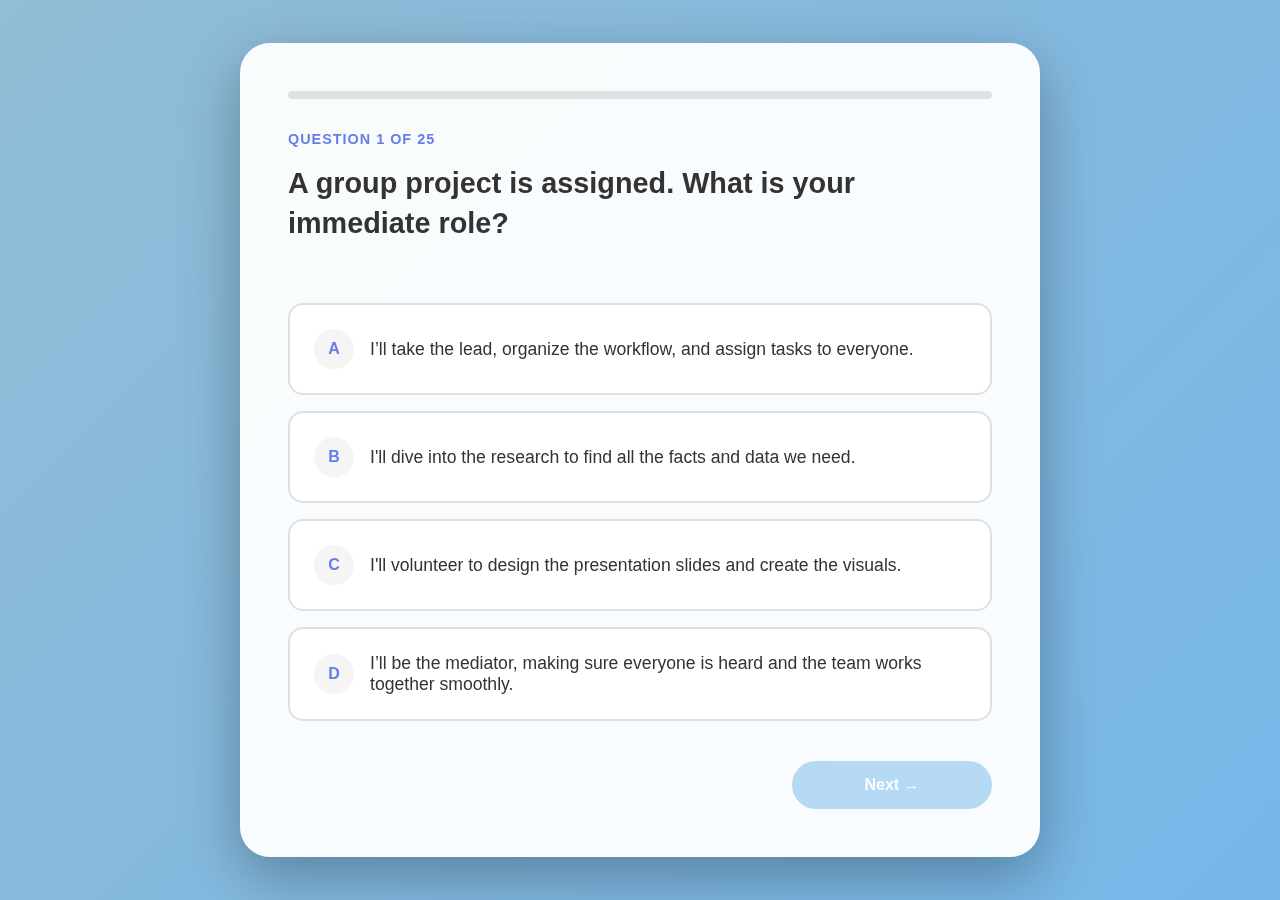
<file: docs/quiz.html>
<!DOCTYPE html>
<html lang="en">
<head>
    <meta charset="UTF-8">
    <meta name="viewport" content="width=device-width, initial-scale=1.0">
    <title>Find My Major - Quiz</title>
    <link rel="stylesheet" href="css/quiz.css">
</head>
<body>
    <div class="quiz-container" id="quizContainer">
        
        <div id="quiz-content">
            <div class="progress-bar">
                <div class="progress-fill" id="progressBar"></div>
            </div>

            <div class="question-number" id="questionNumber"></div>
            <h2 class="question" id="questionText"></h2>
            <div class="answers" id="answersContainer"></div>
        </div>

        <div id="results-container">
            <h2 id="result-title">Your Top Personality Type is:</h2>
            <p id="result-code"></p>
            <h3>Recommended Top 3 Majors:</h3>
            <ul id="majors-list"></ul>
            <button class="nav-button btn-next btn-restart" onclick="restartQuiz()">Restart Quiz</button>
        </div>

        <div class="navigation" id="navigationContainer">
            <button class="nav-button btn-next" id="nextButton" onclick="nextQuestion()" disabled>Next →</button>
        </div>
    </div>

    <div class="modal-overlay" id="resourceModal" onclick="handleModalClick(event)">
        <div class="modal-content">
            <button class="close-modal" onclick="closeModal()">×</button>
            <div class="modal-header">
                <h2 class="modal-title" id="modalTitle">Major Name</h2>
            </div>
            <p class="modal-desc" id="modalDesc">Description goes here.</p>
            <h4>Recommended Resources:</h4>
            <br>
            <ul class="resource-links" id="modalResources"></ul>
        </div>
    </div>

    <script src="js/quiz-questions.js"></script>
    <script src="js/quiz.js"></script>
    <script src="js/quiz-data.js"></script>
</body>
</html>
</file>
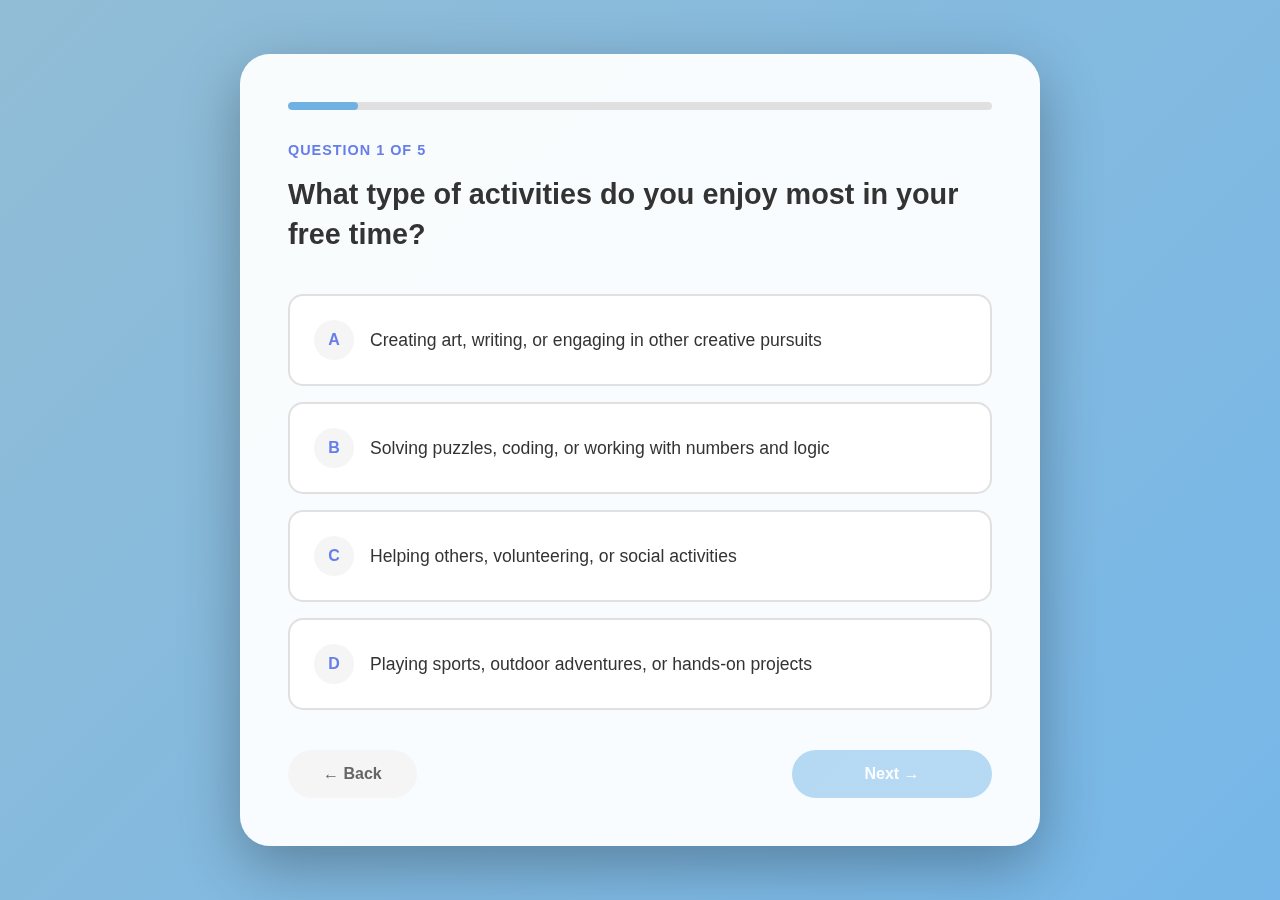
<file: src/questions.html>
<!DOCTYPE html>
<html lang="en">
<head>
    <meta charset="UTF-8">
    <meta name="viewport" content="width=device-width, initial-scale=1.0">
    <title>Find My Major - Quiz</title>
    <style>
        * {
            margin: 0;
            padding: 0;
            box-sizing: border-box;
        }

        body {
            font-family: 'Segoe UI', Tahoma, Geneva, Verdana, sans-serif;
            background: linear-gradient(135deg, rgba(118, 172, 203, 0.8) 0%, rgba(84, 165, 227, 0.8) 100%);
            min-height: 100vh;
            display: flex;
            align-items: center;
            justify-content: center;
            padding: 20px;
        }

        .quiz-container {
            background: rgba(255, 255, 255, 0.95);
            backdrop-filter: blur(10px);
            border-radius: 30px;
            padding: 3rem;
            max-width: 800px;
            width: 100%;
            box-shadow: 0 20px 60px rgba(0, 0, 0, 0.3);
            animation: slideIn 0.6s ease-out;
        }

        @keyframes slideIn {
            from {
                opacity: 0;
                transform: translateY(30px);
            }
            to {
                opacity: 1;
                transform: translateY(0);
            }
        }

        .progress-bar {
            width: 100%;
            height: 8px;
            background: #e0e0e0;
            border-radius: 10px;
            margin-bottom: 2rem;
            overflow: hidden;
        }

        .progress-fill {
            height: 100%;
            background: linear-gradient(90deg, rgba(118, 172, 203, 0.8) 0%, rgba(84, 165, 227, 0.8) 0%);
            border-radius: 10px;
            width: 10%;
            transition: width 0.5s ease;
        }

        .question-number {
            color: #667eea;
            font-weight: 600;
            font-size: 0.9rem;
            margin-bottom: 1rem;
            text-transform: uppercase;
            letter-spacing: 1px;
        }

        .question {
            font-size: 1.8rem;
            color: #333;
            margin-bottom: 2.5rem;
            line-height: 1.4;
            font-weight: 600;
        }

        .answers {
            display: grid;
            gap: 1rem;
        }

        .answer-option {
            background: white;
            border: 2px solid #e0e0e0;
            border-radius: 15px;
            padding: 1.5rem;
            cursor: pointer;
            transition: all 0.3s ease;
            display: flex;
            align-items: center;
            gap: 1rem;
        }

        .answer-option:hover {
            border-color: #667eea;
            transform: translateX(5px);
            box-shadow: 0 5px 15px rgba(102, 126, 234, 0.2);
        }

        .answer-option.selected {
            border-color: #667eea;
            background: linear-gradient(135deg, rgba(102, 126, 234, 0.1) 0%, rgba(118, 75, 162, 0.1) 100%);
            box-shadow: 0 5px 15px rgba(102, 126, 234, 0.2);
        }

        .answer-letter {
            width: 40px;
            height: 40px;
            border-radius: 50%;
            background: #f5f5f5;
            display: flex;
            align-items: center;
            justify-content: center;
            font-weight: 700;
            color: #667eea;
            flex-shrink: 0;
            transition: all 0.3s ease;
        }

        .answer-option.selected .answer-letter {
            background: linear-gradient(135deg, rgba(118, 172, 203, 0.8) 0%, rgba(84, 165, 227, 0.8) 0%);
            color: white;
        }

        .answer-text {
            font-size: 1.1rem;
            color: #333;
            flex: 1;
        }

        .navigation {
            display: flex;
            justify-content: space-between;
            margin-top: 2.5rem;
            gap: 1rem;
        }

        .nav-button {
            padding: 15px 35px;
            border: none;
            border-radius: 50px;
            font-size: 1rem;
            font-weight: 600;
            cursor: pointer;
            transition: all 0.3s ease;
        }

        .btn-back {
            background: #f5f5f5;
            color: #666;
        }

        .btn-back:hover {
            background: #e0e0e0;
            transform: translateY(-2px);
        }

        .btn-next {
            background: linear-gradient(135deg, rgba(118, 172, 203, 0.8) 0%, rgba(84, 165, 227, 0.8) 0%);
            color: white;
            flex: 1;
            max-width: 200px;
            margin-left: auto;
        }

        .btn-next:hover {
            transform: translateY(-2px);
            box-shadow: 0 10px 25px rgba(102, 126, 234, 0.4);
        }

        .btn-next:disabled {
            opacity: 0.5;
            cursor: not-allowed;
            transform: none;
        }

        @media (max-width: 768px) {
            .quiz-container {
                padding: 2rem;
            }

            .question {
                font-size: 1.4rem;
            }

            .answer-text {
                font-size: 1rem;
            }

            .navigation {
                flex-direction: column;
            }

            .btn-next {
                max-width: 100%;
            }
        }
    </style>
</head>
<body>
    <div class="quiz-container">
        <div class="progress-bar">
            <div class="progress-fill" id="progressBar"></div>
        </div>

        <div class="question-number" id="questionNumber">Question 1 of 5</div>
        <h2 class="question" id="questionText">What type of activities do you enjoy most in your free time?</h2>

        <div class="answers" id="answersContainer">
            <div class="answer-option" onclick="selectAnswer(this, 0)">
                <div class="answer-letter">A</div>
                <div class="answer-text">Creating art, writing, or engaging in other creative pursuits</div>
            </div>
            <div class="answer-option" onclick="selectAnswer(this, 1)">
                <div class="answer-letter">B</div>
                <div class="answer-text">Solving puzzles, coding, or working with numbers and logic</div>
            </div>
            <div class="answer-option" onclick="selectAnswer(this, 2)">
                <div class="answer-letter">C</div>
                <div class="answer-text">Helping others, volunteering, or social activities</div>
            </div>
            <div class="answer-option" onclick="selectAnswer(this, 3)">
                <div class="answer-letter">D</div>
                <div class="answer-text">Playing sports, outdoor adventures, or hands-on projects</div>
            </div>
        </div>

        <div class="navigation">
            <button class="nav-button btn-back" onclick="goBack()">← Back</button>
            <button class="nav-button btn-next" id="nextButton" onclick="nextQuestion()" disabled>Next →</button>
        </div>
    </div>

    <script>
        let selectedAnswerIndex = null;
        let currentQuestion = 1;
        const totalQuestions = 5;

        function selectAnswer(element, index) {
            document.querySelectorAll('.answer-option').forEach(option => {
                option.classList.remove('selected');
            });

            // Selection to clicked option
            element.classList.add('selected');
            selectedAnswerIndex = index;

            // Next button
            document.getElementById('nextButton').disabled = false;
        }

        function nextQuestion() {
            if (selectedAnswerIndex === null) return;

            // Animate out
            const container = document.querySelector('.quiz-container');
            container.style.opacity = '0';
            container.style.transform = 'translateY(-20px)';

            setTimeout(() => {
                currentQuestion++;
                
                const progress = (currentQuestion / totalQuestions) * 100;
                document.getElementById('progressBar').style.width = progress + '%';

                document.getElementById('questionNumber').textContent = `Question ${currentQuestion} of ${totalQuestions}`;

                document.querySelectorAll('.answer-option').forEach(option => {
                    option.classList.remove('selected');
                });
                selectedAnswerIndex = null;
                document.getElementById('nextButton').disabled = true;

                container.style.opacity = '1';
                container.style.transform = 'translateY(0)';

                if (currentQuestion > totalQuestions) {
                    currentQuestion = 1;
                    document.getElementById('progressBar').style.width = '6.67%';
                    document.getElementById('questionNumber').textContent = 'Question 1 of 5';
                }
            }, 300);
        }

        function goBack() {
            if (currentQuestion > 1) {
                currentQuestion--;
                const progress = (currentQuestion / totalQuestions) * 100;
                document.getElementById('progressBar').style.width = progress + '%';
                document.getElementById('questionNumber').textContent = `Question ${currentQuestion} of ${totalQuestions}`;
            } else {
                // Back to landing page
                window.location.href = 'index.html';
            }
        }

        // Transition for quiz container
        document.querySelector('.quiz-container').style.transition = 'opacity 0.3s ease, transform 0.3s ease';
    </script>
</body>
</html>
</file>
<file: docs/css/quiz.css>
* {
        margin: 0;
        padding: 0;
        box-sizing: border-box;
    }

    body {
        font-family: 'Segoe UI', Tahoma, Geneva, Verdana, sans-serif;
        background: linear-gradient(135deg, rgba(118, 172, 203, 0.8) 0%, rgba(84, 165, 227, 0.8) 100%);
        min-height: 100vh;
        display: flex;
        align-items: center;
        justify-content: center;
        padding: 20px;
    }

    .quiz-container {
        background: rgba(255, 255, 255, 0.95);
        backdrop-filter: blur(10px);
        border-radius: 30px;
        padding: 3rem;
        max-width: 800px;
        width: 100%;
        box-shadow: 0 20px 60px rgba(0, 0, 0, 0.3);
        animation: slideIn 0.6s ease-out;
        transition: height 0.5s ease;
        position: relative;
        z-index: 1;
        outline: none;
    }

    @keyframes slideIn {
        from { opacity: 0; transform: translateY(30px); }
        to { opacity: 1; transform: translateY(0); }
    }

    #quiz-content {
        transition: opacity 0.3s ease, transform 0.3s ease;
    }

    .progress-bar {
        width: 100%;
        height: 8px;
        background: #e0e0e0;
        border-radius: 10px;
        margin-bottom: 2rem;
        overflow: hidden;
    }

    .progress-fill {
        height: 100%;
        background: linear-gradient(90deg, rgba(118, 172, 203, 0.8) 0%, rgba(84, 165, 227, 0.8) 0%);
        border-radius: 10px;
        width: 0%;
        transition: width 0.5s ease;
    }

    .question-number {
        color: #667eea;
        font-weight: 600;
        font-size: 0.9rem;
        margin-bottom: 1rem;
        text-transform: uppercase;
        letter-spacing: 1px;
    }

    .question {
        font-size: 1.8rem;
        color: #333;
        margin-bottom: 2.5rem;
        line-height: 1.4;
        font-weight: 600;
        min-height: 100px;
    }

    .answers {
        display: grid;
        gap: 1rem;
    }

    .answer-option {
        background: white;
        border: 2px solid #e0e0e0;
        border-radius: 15px;
        padding: 1.5rem;
        cursor: pointer;
        transition: all 0.3s ease;
        display: flex;
        align-items: center;
        gap: 1rem;
    }

    .answer-option:hover, .answer-option.keyboard-focus {
        border-color: #667eea;
        transform: translateX(5px);
        box-shadow: 0 5px 15px rgba(102, 126, 234, 0.2);
    }

    .answer-option.selected {
        border-color: #667eea;
        background: linear-gradient(135deg, rgba(102, 126, 234, 0.1) 0%, rgba(118, 75, 162, 0.1) 100%);
        box-shadow: 0 5px 15px rgba(102, 126, 234, 0.2);
    }

    .answer-letter {
        width: 40px;
        height: 40px;
        border-radius: 50%;
        background: #f5f5f5;
        display: flex;
        align-items: center;
        justify-content: center;
        font-weight: 700;
        color: #667eea;
        flex-shrink: 0;
        transition: all 0.3s ease;
    }

    .answer-option.selected .answer-letter {
        background: linear-gradient(135deg, rgba(118, 172, 203, 0.8) 0%, rgba(84, 165, 227, 0.8) 0%);
        color: white;
    }

    .answer-text {
        font-size: 1.1rem;
        color: #333;
        flex: 1;
    }

    .navigation {
        display: flex;
        justify-content: flex-end;
        margin-top: 2.5rem;
        gap: 1rem;
    }

    .nav-button {
        padding: 15px 35px;
        border: none;
        border-radius: 50px;
        font-size: 1rem;
        font-weight: 600;
        cursor: pointer;
        transition: all 0.3s ease;
    }

    .btn-next {
        background: linear-gradient(135deg, rgba(118, 172, 203, 0.8) 0%, rgba(84, 165, 227, 0.8) 0%);
        color: white;
        flex: 1;
        max-width: 200px;
        margin-left: auto;
    }

    .btn-next:hover {
        transform: translateY(-2px);
        box-shadow: 0 10px 25px rgba(102, 126, 234, 0.4);
    }

    .btn-next:disabled {
        opacity: 0.5;
        cursor: not-allowed;
        transform: none;
    }

    #results-container {
        display: none;
        text-align: center;
        animation: slideIn 0.6s ease-out;
    }

    #results-container h3 {
        font-size: 1.8rem;
        color: #667eea;
        margin-bottom: 2rem;
        font-weight: 600;
    }

    #majors-list {
        list-style: none;
        padding: 0;
        display: flex;
        flex-direction: column;
        gap: 1rem;
        align-items: center;
    }

    .major-result-card {
        background: #f5f5f5;
        color: #333;
        padding: 1.2rem 2rem;
        border-radius: 15px;
        width: 100%;
        max-width: 500px;
        display: flex;
        justify-content: space-between;
        align-items: center;
        transition: all 0.3s ease;
        border: 1px solid transparent;
    }

    .major-result-card:hover {
        background: white;
        border-color: #667eea;
        transform: translateY(-3px);
        box-shadow: 0 5px 15px rgba(0,0,0,0.1);
    }

    .major-name {
        font-weight: 600;
        font-size: 1.1rem;
    }

    .btn-resources {
        background: #667eea;
        color: white;
        border: none;
        padding: 8px 16px;
        border-radius: 20px;
        font-size: 0.85rem;
        cursor: pointer;
        transition: background 0.3s ease;
    }

    .btn-resources:hover {
        background: #556cd6;
    }
    
    .modal-overlay {
        position: fixed;
        top: 0;
        left: 0;
        width: 100%;
        height: 100%;
        background: rgba(0, 0, 0, 0.5);
        backdrop-filter: blur(5px);
        display: none;
        justify-content: center;
        align-items: center;
        z-index: 1000;
        opacity: 0;
        transition: opacity 0.3s ease;
    }

    .modal-overlay.active {
        display: flex;
        opacity: 1;
    }

    .modal-content {
        background: white;
        padding: 2.5rem;
        border-radius: 25px;
        max-width: 600px;
        width: 90%;
        position: relative;
        box-shadow: 0 25px 50px -12px rgba(0, 0, 0, 0.25);
        transform: scale(0.9);
        transition: transform 0.3s ease;
    }

    .modal-overlay.active .modal-content {
        transform: scale(1);
    }

    .close-modal {
        position: absolute;
        top: 1.5rem;
        right: 1.5rem;
        background: none;
        border: none;
        font-size: 1.5rem;
        cursor: pointer;
        color: #888;
        transition: color 0.2s;
    }

    .close-modal:hover {
        color: #333;
    }

    .modal-header {
        margin-bottom: 1.5rem;
        border-bottom: 1px solid #eee;
        padding-bottom: 1rem;
    }

    .modal-title {
        font-size: 1.8rem;
        color: #333;
        font-weight: 700;
    }

    .modal-desc {
        color: #555;
        line-height: 1.6;
        margin-bottom: 1.5rem;
    }

    .resource-links {
        list-style: none;
    }

    .resource-links li {
        margin-bottom: 1rem;
    }

    .resource-link {
        display: flex;
        align-items: center;
        padding: 1rem;
        background: #f8fafc;
        border-radius: 10px;
        text-decoration: none;
        color: #475569;
        font-weight: 500;
        transition: all 0.2s;
        border: 1px solid #e2e8f0;
    }

    .resource-link:hover {
        background: #eff6ff;
        border-color: #bfdbfe;
        color: #2563eb;
        transform: translateX(5px);
    }

    .btn-restart {
        margin-top: 3rem;
    }

    @media (max-width: 768px) {
        .quiz-container { padding: 2rem; }
        .question { font-size: 1.4rem; }
        .major-result-card { flex-direction: column; gap: 1rem; text-align: center; }
        .modal-content { padding: 1.5rem; }
    }
</file>
